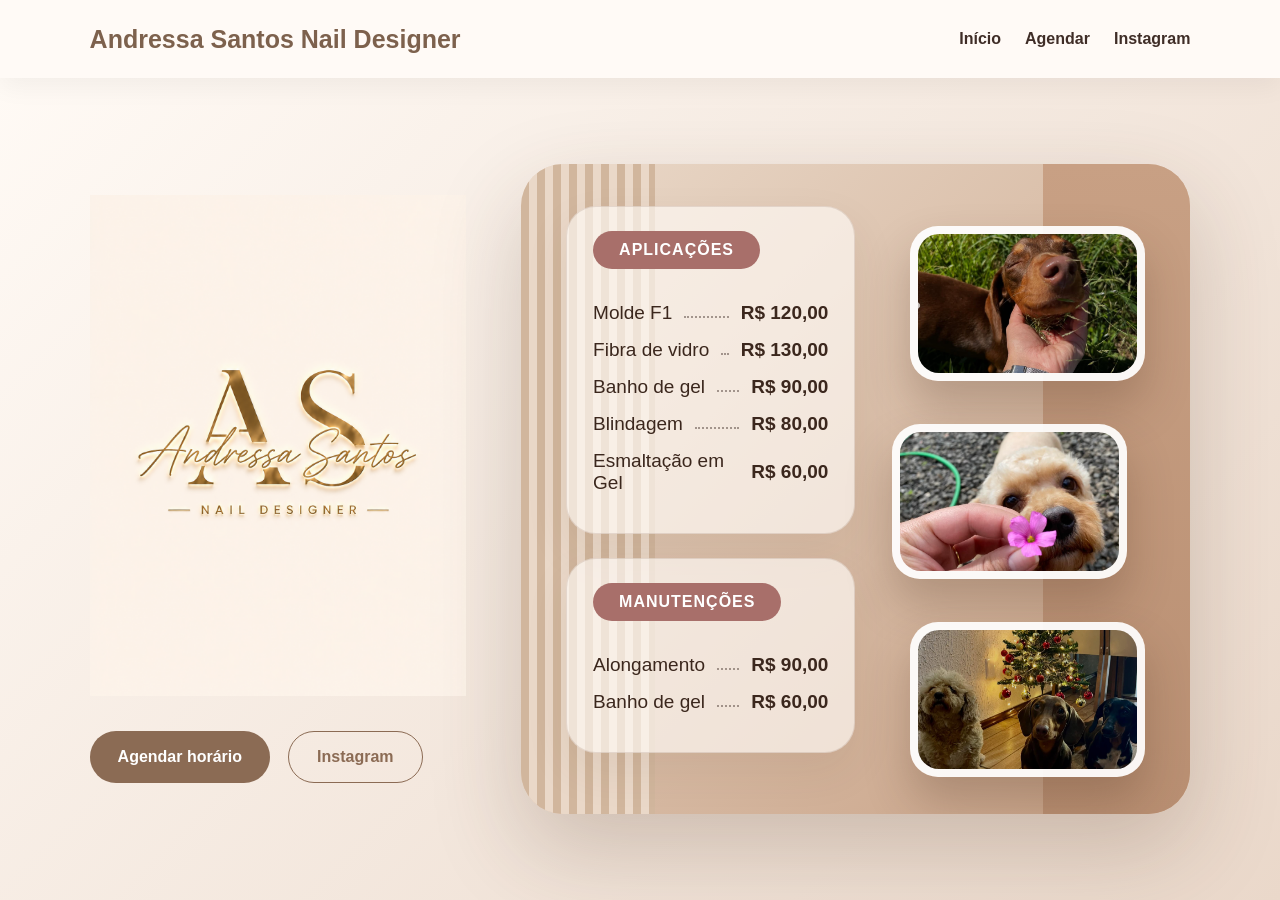
<file: index.html>
<!DOCTYPE html>
<html lang="pt-BR">
<head>
  <meta charset="UTF-8">
  <meta name="viewport" content="width=device-width, initial-scale=1.0">
  <title>Andressa Santos Nail Designer</title>

  <link href="https://fonts.googleapis.com/css2?family=Playfair+Display:wght@700;800&display=swap" rel="stylesheet">
  <link rel="stylesheet" href="style.css">
</head>

<body>

<header class="topo">
  <h1>Andressa Santos Nail Designer</h1>

  <nav>
    <a href="#" onclick="mostrarHome()">Início</a>
    <a href="#" onclick="mostrarAgenda()">Agendar</a>
    <a href="https://www.instagram.com/dessasantoscc?utm_source=ig_web_button_share_sheet&igsh=ZDNlZDc0MzIxNw==" target="_blank">Instagram</a>
  </nav>
</header>

<main id="home" class="home">
  <section class="hero">

    <div class="texto">
      <div class="logo-imagem">
        <img src="logo.png" alt="Andressa Santos Nail Designer">
      </div>

      <div class="botoes">
        <button onclick="mostrarAgenda()" class="btn principal">Agendar horário</button>

        <a href="https://www.instagram.com/dessasantoscc?utm_source=ig_web_button_share_sheet&igsh=ZDNlZDc0MzIxNw==" target="_blank" class="btn secundario">
          Instagram
        </a>
      </div>
    </div>

    <div class="visual">
      <div class="portfolio-card">

        <div class="faixa-linhas"></div>
        <div class="detalhe-direita"></div>

        <div class="portfolio-area">

          <div class="portfolio-info">
            <div class="portfolio-logo">AS</div>

            <h2 id="portfolioTitulo">Serviços</h2>

            <p id="portfolioSubtitulo">
              Beleza, cuidado e sofisticação em cada detalhe.
            </p>

            <div class="portfolio-bloco">
              <span class="portfolio-tag">Aplicações</span>
              <div id="listaAplicacoes"></div>
            </div>

            <div class="portfolio-bloco">
              <span class="portfolio-tag">Manutenções</span>
              <div id="listaManutencoes"></div>
            </div>
          </div>

          <div class="portfolio-fotos">
            <div class="foto-servico foto-servico-1">
              <img id="portfolioFoto1" src="./fotos/foto01.png" alt="Foto de unhas">
            </div>

            <div class="foto-servico foto-servico-2">
              <img id="portfolioFoto2" src="./fotos/foto02.png" alt="Foto de unhas">
            </div>

            <div class="foto-servico foto-servico-3">
              <img id="portfolioFoto3" src="./fotos/foto03.png" alt="Foto de unhas">
            </div>
          </div>

        </div>
      </div>
    </div>

  </section>
</main>

<section id="agenda" class="agenda escondido">
  <div class="agenda-box">
    <button onclick="mostrarHome()" class="voltar">← Voltar</button>

    <div class="agenda-cabecalho">
      <span>AGENDAMENTO ONLINE</span>
      <h2>Escolha seu horário</h2>
      <p>Selecione o serviço, a data e um horário disponível.</p>
    </div>

    <div class="agenda-etapa">
      <h3>1. Serviço</h3>

      <div class="servico-opcoes">
        <button class="servico-btn ativo" data-servico="Manicure">Manicure</button>
        <button class="servico-btn" data-servico="Alongamento">Alongamento</button>
        <button class="servico-btn" data-servico="Nail Art">Nail Art</button>
      </div>
    </div>

    <div class="agenda-etapa">
      <h3>2. Dias e horários disponíveis</h3>
      <div id="datasDisponiveis" class="datas-disponiveis"></div>
    </div>

    <div class="agenda-etapa dados">
      <h3>3. Seus dados</h3>

      <input type="text" id="clienteNome" placeholder="Seu nome">

      <button onclick="confirmarAgendamento()" class="btn-confirmar">
        Confirmar agendamento
      </button>
    </div>
  </div>
</section>

<script src="script.js"></script>
</body>
</html>
</file>
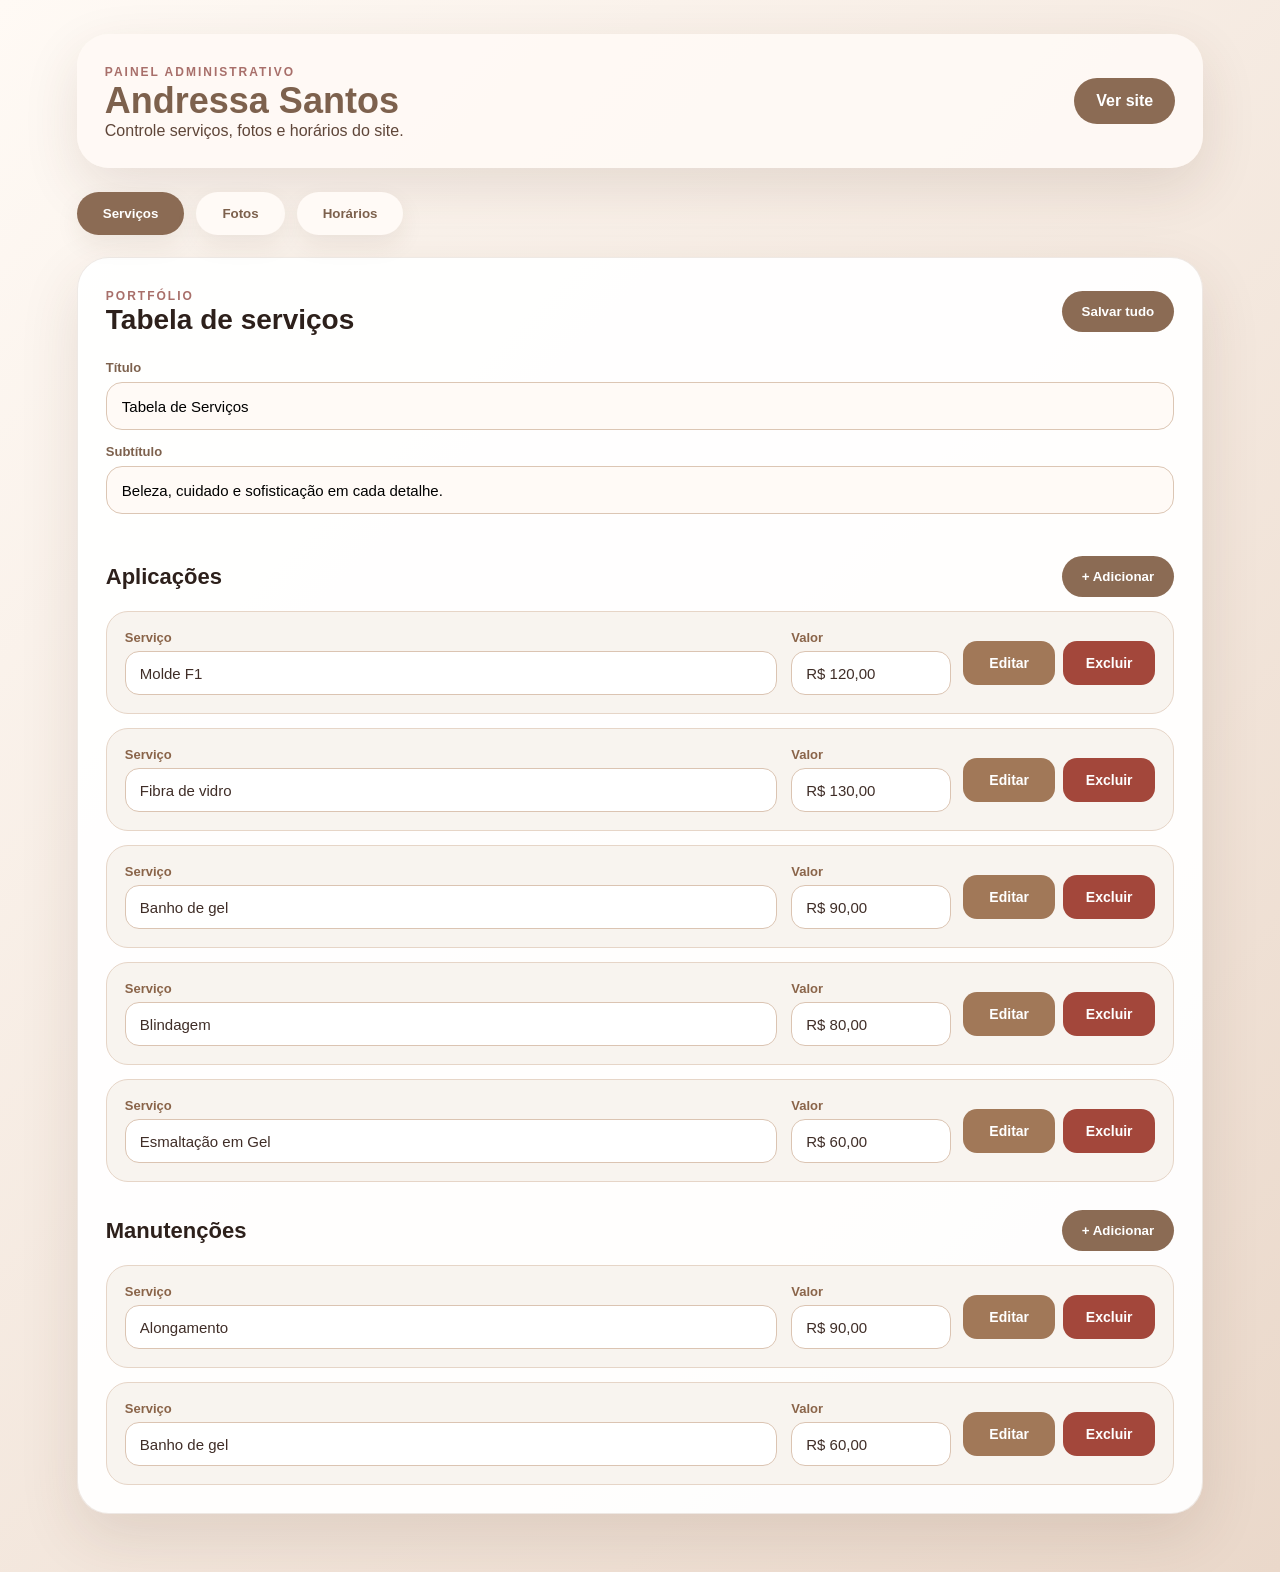
<file: admin.html>
<!DOCTYPE html>
<html lang="pt-BR">
<head>
  <meta charset="UTF-8">
  <meta name="viewport" content="width=device-width, initial-scale=1.0">
  <title>Painel ADM - Andressa Santos</title>
  <link rel="stylesheet" href="style.css">
</head>

<body class="admin-page">

<section class="admin-premium">

  <header class="admin-topbar">
    <div>
      <span>Painel Administrativo</span>
      <h1>Andressa Santos</h1>
      <p>Controle serviços, fotos e horários do site.</p>
    </div>

    <a href="index.html" class="admin-ver-site">Ver site</a>
  </header>

  <div id="mensagemAdmin" class="mensagem-admin"></div>

  <div class="admin-tabs">
    <button class="tab-btn ativo" onclick="abrirAba('servicos', this)">Serviços</button>
    <button class="tab-btn" onclick="abrirAba('fotos', this)">Fotos</button>
    <button class="tab-btn" onclick="abrirAba('horarios', this)">Horários</button>
  </div>

  <main class="admin-container">

    <section id="aba-servicos" class="admin-aba ativa">
      <div class="admin-card-premium">
        <div class="admin-card-header">
          <div>
            <span>Portfólio</span>
            <h2>Tabela de serviços</h2>
          </div>

          <button class="btn-salvar-principal" onclick="salvarPortfolio()">Salvar tudo</button>
        </div>

        <div class="admin-form-premium">
          <label>Título</label>
          <input type="text" id="portfolioTituloAdmin">

          <label>Subtítulo</label>
          <input type="text" id="portfolioSubtituloAdmin">
        </div>

        <div class="admin-section-head">
          <h3>Aplicações</h3>
          <button onclick="adicionarServico('aplicacoes')">+ Adicionar</button>
        </div>

        <div id="listaAplicacoesAdmin"></div>

        <div class="admin-section-head">
          <h3>Manutenções</h3>
          <button onclick="adicionarServico('manutencoes')">+ Adicionar</button>
        </div>

        <div id="listaManutencoesAdmin"></div>
      </div>
    </section>

    <section id="aba-fotos" class="admin-aba">
      <div class="admin-card-premium">
        <div class="admin-card-header">
          <div>
            <span>Galeria</span>
            <h2>Fotos do portfólio</h2>
          </div>

          <button class="btn-salvar-principal" onclick="salvarPortfolio()">Salvar fotos</button>
        </div>

        <p class="admin-dica">Exemplo de caminho: <strong>./fotos/foto01.png</strong></p>

        <div id="listaFotosPortfolioAdmin"></div>

        <button class="btn-add-full" onclick="adicionarFotoPortfolio()">+ Adicionar foto</button>
      </div>
    </section>

    <section id="aba-horarios" class="admin-aba">
      <div class="admin-card-premium">
        <div class="admin-card-header">
          <div>
            <span>Agenda</span>
            <h2>Adicionar horário</h2>
          </div>
        </div>

        <div class="admin-form-horario">
          <div>
            <label>Data</label>
            <input type="date" id="adminData">
          </div>

          <div>
            <label>Horário</label>
            <input type="time" id="adminHorario">
          </div>

          <button onclick="adicionarHorario()">Adicionar horário</button>
        </div>
      </div>

      <div class="admin-card-premium">
        <div class="admin-card-header">
          <div>
            <span>Controle</span>
            <h2>Horários cadastrados</h2>
          </div>
        </div>

        <div id="listaHorarios"></div>
      </div>
    </section>

  </main>
</section>

<div id="modalConfirmacao" class="modal-confirmacao escondido-modal">
  <div class="modal-confirmacao-box">
    <h3>Confirmar exclusão</h3>
    <p id="textoConfirmacao">Tem certeza que deseja excluir?</p>

    <div class="modal-confirmacao-acoes">
      <button class="btn-cancelar-modal" onclick="fecharConfirmacao()">Cancelar</button>
      <button class="btn-confirmar-modal" onclick="confirmarExclusao()">Excluir</button>
    </div>
  </div>
</div>

<script>
  let disponibilidades = JSON.parse(localStorage.getItem("disponibilidades")) || [];
  let editandoIndex = null;
  let acaoConfirmada = null;

  const portfolioPadrao = {
    titulo: "Tabela de Serviços",
    subtitulo: "Beleza, cuidado e sofisticação em cada detalhe.",
    aplicacoes: [
      { nome: "Molde F1", preco: "R$ 120,00" },
      { nome: "Fibra de vidro", preco: "R$ 130,00" },
      { nome: "Banho de gel", preco: "R$ 90,00" },
      { nome: "Blindagem", preco: "R$ 80,00" },
      { nome: "Esmaltação em Gel", preco: "R$ 60,00" }
    ],
    manutencoes: [
      { nome: "Alongamento", preco: "R$ 90,00" },
      { nome: "Banho de gel", preco: "R$ 60,00" }
    ],
    fotos: [
      "./fotos/foto01.png",
      "./fotos/foto02.png",
      "./fotos/foto03.png"
    ]
  };

  let portfolioConfig = JSON.parse(localStorage.getItem("portfolioConfig")) || portfolioPadrao;

  disponibilidades = disponibilidades.map(item => ({
    ...item,
    status: item.status || "disponivel"
  }));

  function abrirAba(nome, botao) {
    document.querySelectorAll(".admin-aba").forEach(aba => aba.classList.remove("ativa"));
    document.querySelectorAll(".tab-btn").forEach(btn => btn.classList.remove("ativo"));

    document.getElementById(`aba-${nome}`).classList.add("ativa");
    botao.classList.add("ativo");
  }

  function mostrarMensagem(texto) {
    const msg = document.getElementById("mensagemAdmin");
    msg.innerText = texto;
    msg.classList.add("ativo");

    setTimeout(() => {
      msg.classList.remove("ativo");
    }, 2500);
  }

  function abrirConfirmacao(texto, callback) {
    document.getElementById("textoConfirmacao").innerText = texto;
    document.getElementById("modalConfirmacao").classList.remove("escondido-modal");
    acaoConfirmada = callback;
  }

  function fecharConfirmacao() {
    document.getElementById("modalConfirmacao").classList.add("escondido-modal");
    acaoConfirmada = null;
  }

  function confirmarExclusao() {
    if (acaoConfirmada) acaoConfirmada();
    fecharConfirmacao();
  }

  function salvarStoragePortfolio() {
    localStorage.setItem("portfolioConfig", JSON.stringify(portfolioConfig));
  }

  function renderizarPortfolioAdmin() {
    document.getElementById("portfolioTituloAdmin").value = portfolioConfig.titulo || "";
    document.getElementById("portfolioSubtituloAdmin").value = portfolioConfig.subtitulo || "";

    renderizarServicosAdmin("aplicacoes", "listaAplicacoesAdmin");
    renderizarServicosAdmin("manutencoes", "listaManutencoesAdmin");
    renderizarFotosPortfolioAdmin();
  }

  function renderizarServicosAdmin(tipo, containerId) {
    const container = document.getElementById(containerId);
    container.innerHTML = "";

    portfolioConfig[tipo].forEach((item, index) => {
      const div = document.createElement("div");
      div.className = "servico-admin-card";

      div.innerHTML = `
        <div>
          <label>Serviço</label>
          <input id="${tipo}-nome-${index}" type="text" value="${item.nome}" disabled>
        </div>

        <div>
          <label>Valor</label>
          <input id="${tipo}-preco-${index}" type="text" value="${item.preco}" disabled>
        </div>

        <div class="botoes-servico-admin">
          <button id="${tipo}-botao-${index}" class="btn-editar-servico" onclick="alternarEdicaoServico('${tipo}', ${index})">Editar</button>
          <button class="btn-excluir-servico" onclick="excluirServico('${tipo}', ${index})">Excluir</button>
        </div>
      `;

      container.appendChild(div);
    });
  }

  function alternarEdicaoServico(tipo, index) {
    const inputNome = document.getElementById(`${tipo}-nome-${index}`);
    const inputPreco = document.getElementById(`${tipo}-preco-${index}`);
    const botao = document.getElementById(`${tipo}-botao-${index}`);

    const estaEditando = !inputNome.disabled;

    if (!estaEditando) {
      inputNome.disabled = false;
      inputPreco.disabled = false;
      inputNome.focus();
      botao.innerText = "Salvar";
      botao.classList.add("salvando");
      return;
    }

    const nome = inputNome.value.trim();
    const preco = inputPreco.value.trim();

    if (!nome || !preco) {
      mostrarMensagem("Preencha o serviço e o valor.");
      return;
    }

    portfolioConfig[tipo][index].nome = nome;
    portfolioConfig[tipo][index].preco = preco;

    salvarStoragePortfolio();

    inputNome.disabled = true;
    inputPreco.disabled = true;
    botao.innerText = "Editar";
    botao.classList.remove("salvando");

    mostrarMensagem("Serviço salvo com sucesso!");
  }

  function adicionarServico(tipo) {
    portfolioConfig[tipo].push({
      nome: "Novo serviço",
      preco: "R$ 0,00"
    });

    salvarStoragePortfolio();
    renderizarPortfolioAdmin();
    mostrarMensagem("Serviço adicionado.");
  }

  function excluirServico(tipo, index) {
    const nome = portfolioConfig[tipo][index].nome;

    abrirConfirmacao(`Deseja excluir "${nome}"?`, () => {
      portfolioConfig[tipo].splice(index, 1);
      salvarStoragePortfolio();
      renderizarPortfolioAdmin();
      mostrarMensagem("Serviço excluído.");
    });
  }

  function renderizarFotosPortfolioAdmin() {
    const lista = document.getElementById("listaFotosPortfolioAdmin");
    lista.innerHTML = "";

    portfolioConfig.fotos.forEach((foto, index) => {
      const div = document.createElement("div");
      div.className = "foto-admin-card";

      div.innerHTML = `
        <img src="${foto}" alt="Foto">
        <input id="foto-${index}" type="text" value="${foto}" disabled>

        <div class="botoes-servico-admin">
          <button id="foto-botao-${index}" class="btn-editar-servico" onclick="alternarEdicaoFoto(${index})">Editar</button>
          <button class="btn-excluir-servico" onclick="excluirFotoPortfolio(${index})">Excluir</button>
        </div>
      `;

      lista.appendChild(div);
    });
  }

  function alternarEdicaoFoto(index) {
    const input = document.getElementById(`foto-${index}`);
    const botao = document.getElementById(`foto-botao-${index}`);

    const estaEditando = !input.disabled;

    if (!estaEditando) {
      input.disabled = false;
      input.focus();
      botao.innerText = "Salvar";
      botao.classList.add("salvando");
      return;
    }

    const valor = input.value.trim();

    if (!valor) {
      mostrarMensagem("Preencha o caminho da foto.");
      return;
    }

    portfolioConfig.fotos[index] = valor;
    salvarStoragePortfolio();

    input.disabled = true;
    botao.innerText = "Editar";
    botao.classList.remove("salvando");

    renderizarFotosPortfolioAdmin();
    mostrarMensagem("Foto salva com sucesso!");
  }

  function adicionarFotoPortfolio() {
    portfolioConfig.fotos.push("./fotos/foto01.png");
    salvarStoragePortfolio();
    renderizarFotosPortfolioAdmin();
    mostrarMensagem("Foto adicionada.");
  }

  function excluirFotoPortfolio(index) {
    abrirConfirmacao("Deseja excluir esta foto?", () => {
      portfolioConfig.fotos.splice(index, 1);
      salvarStoragePortfolio();
      renderizarFotosPortfolioAdmin();
      mostrarMensagem("Foto excluída.");
    });
  }

  function salvarPortfolio() {
    portfolioConfig.titulo = document.getElementById("portfolioTituloAdmin").value.trim();
    portfolioConfig.subtitulo = document.getElementById("portfolioSubtituloAdmin").value.trim();

    salvarStoragePortfolio();
    renderizarPortfolioAdmin();
    mostrarMensagem("Portfólio salvo com sucesso!");
  }

  function adicionarHorario() {
    const data = document.getElementById("adminData").value;
    const horario = document.getElementById("adminHorario").value;

    if (!data || !horario) {
      mostrarMensagem("Escolha uma data e um horário.");
      return;
    }

    if (editandoIndex !== null) {
      disponibilidades[editandoIndex] = {
        ...disponibilidades[editandoIndex],
        data,
        horario
      };

      editandoIndex = null;
      mostrarMensagem("Horário editado com sucesso!");
    } else {
      disponibilidades.push({
        data,
        horario,
        status: "disponivel"
      });

      mostrarMensagem("Horário adicionado com sucesso!");
    }

    document.getElementById("adminData").value = "";
    document.getElementById("adminHorario").value = "";

    salvarAutomatico();
    renderizarHorarios();
  }

  function editarHorario(index) {
    document.getElementById("adminData").value = disponibilidades[index].data;
    document.getElementById("adminHorario").value = disponibilidades[index].horario;

    editandoIndex = index;
    mostrarMensagem("Altere a data/horário e clique em Adicionar horário.");
  }

  function alternarStatus(index) {
    disponibilidades[index].status =
      disponibilidades[index].status === "ocupado" ? "disponivel" : "ocupado";

    salvarAutomatico();
    renderizarHorarios();
    mostrarMensagem("Status atualizado.");
  }

  function excluirHorario(index) {
    abrirConfirmacao("Deseja excluir este horário?", () => {
      disponibilidades.splice(index, 1);
      salvarAutomatico();
      renderizarHorarios();
      mostrarMensagem("Horário excluído.");
    });
  }

  function salvarAutomatico() {
    localStorage.setItem("disponibilidades", JSON.stringify(disponibilidades));
  }

  function formatarData(data) {
    const partes = data.split("-");
    return `${partes[2]}/${partes[1]}/${partes[0]}`;
  }

  function renderizarHorarios() {
    const lista = document.getElementById("listaHorarios");
    lista.innerHTML = "";

    if (disponibilidades.length === 0) {
      lista.innerHTML = "<p class='admin-vazio'>Nenhum horário cadastrado.</p>";
      return;
    }

    disponibilidades
      .sort((a, b) => `${a.data}${a.horario}`.localeCompare(`${b.data}${b.horario}`))
      .forEach((item, index) => {
        const card = document.createElement("div");
        card.className = `horario-admin-card ${item.status === "ocupado" ? "ocupado" : ""}`;

        const textoStatus = item.status === "ocupado" ? "Ocupado" : "Disponível";
        const botaoStatus = item.status === "ocupado" ? "Liberar" : "Ocupar";

        card.innerHTML = `
          <div class="horario-info">
            <strong>${formatarData(item.data)}</strong>
            <span>${item.horario}</span>
            <small>${textoStatus}</small>
          </div>

          <div class="horario-botoes">
            <button onclick="editarHorario(${index})">Editar</button>
            <button onclick="alternarStatus(${index})">${botaoStatus}</button>
            <button class="danger" onclick="excluirHorario(${index})">Excluir</button>
          </div>
        `;

        lista.appendChild(card);
      });
  }

  renderizarPortfolioAdmin();
  renderizarHorarios();
</script>

</body>
</html>
</file>
<file: style.css>
*{
  margin:0;
  padding:0;
  box-sizing:border-box;
}

body{
  background:#f6eee7;
  color:#2d201b;
  overflow-x:hidden;
  font-family:"Segoe UI",sans-serif;
}

/* TOPO */

.topo{
  height:78px;
  padding:0 7%;
  display:flex;
  justify-content:space-between;
  align-items:center;
  background:#fffaf6;
  box-shadow:0 8px 25px rgba(0,0,0,0.05);
  position:fixed;
  top:0;
  width:100%;
  z-index:999;
}

.topo h1{
  font-size:25px;
  color:#7d614d;
}

.topo nav{
  display:flex;
  gap:24px;
}

.topo nav a{
  text-decoration:none;
  color:#3f2d27;
  font-weight:700;
}

/* HOME */

.home{
  min-height:100vh;
  padding-top:78px;
}

.hero{
  min-height:calc(100vh - 78px);
  padding:45px 7%;
  display:grid;
  grid-template-columns:0.72fr 1.28fr;
  align-items:center;
  gap:55px;
  background:linear-gradient(135deg,#fffaf5,#ead8ca);
}

.logo-imagem img{
  width:390px;
  max-width:100%;
  display:block;
}

.botoes{
  display:flex;
  gap:18px;
  margin-top:35px;
}

.btn{
  padding:16px 28px;
  border-radius:40px;
  text-decoration:none;
  font-size:16px;
  font-weight:800;
  cursor:pointer;
}

.principal{
  background:#8b6b54;
  color:white;
  border:none;
}

.secundario{
  border:1px solid #8b6b54;
  color:#8b6b54;
  background:transparent;
}

/* PORTFÓLIO */

.visual{
  display:flex;
  justify-content:center;
}

.portfolio-card{
  width:100%;
  max-width:980px;
  height:650px;
  position:relative;
  overflow:hidden;
  border-radius:42px;
  background:linear-gradient(135deg,#ead9c9,#c7a084);
  box-shadow:0 35px 90px rgba(79,51,31,0.22);
}

.faixa-linhas{
  position:absolute;
  left:0;
  top:0;
  width:20%;
  height:100%;
  background:repeating-linear-gradient(
    90deg,
    #d1b69d 0px,
    #d1b69d 8px,
    #ead8c8 8px,
    #ead8c8 16px
  );
}

.detalhe-direita{
  position:absolute;
  right:0;
  top:0;
  width:22%;
  height:100%;
  background:linear-gradient(180deg,#c8a084,#b98f72);
}

.portfolio-area{
  position:relative;
  z-index:10;
  height:100%;
  padding:42px 45px;
  display:grid;
  grid-template-columns:1fr 260px;
  gap:30px;
  align-items:start;
}

.portfolio-logo,
.portfolio-info h2,
.portfolio-info p{
  display:none;
}

.portfolio-info{
  padding-top:0;
}

.portfolio-bloco{
  margin:0 0 24px 0;
  padding:24px 26px;
  border-radius:30px;
  background:rgba(255,250,246,0.66);
  border:1px solid rgba(139,107,84,0.18);
  box-shadow:0 18px 45px rgba(79,51,31,0.08);
}

.portfolio-tag{
  display:inline-block;
  margin-bottom:18px;
  padding:10px 26px;
  border-radius:40px;
  background:#a86f6a;
  color:white;
  font-weight:900;
  letter-spacing:1px;
  text-transform:uppercase;
  font-size:16px;
}

.linha-servico{
  display:grid;
  grid-template-columns:auto 1fr auto;
  gap:12px;
  align-items:center;
  margin:15px 0;
  font-size:19px;
  color:#3b271d;
}

.linha-servico strong{
  white-space:nowrap;
  font-size:19px;
  font-weight:900;
}

.pontilhado{
  border-bottom:2px dotted rgba(63,45,39,0.45);
  transform:translateY(4px);
}

/* FOTOS */

.portfolio-fotos{
  position:relative;
  height:100%;
}

.foto-servico{
  position:absolute;
  width:235px;
  height:155px;
  padding:8px;
  border-radius:28px;
  background:rgba(255,255,255,0.92);
  box-shadow:0 25px 45px rgba(72,45,26,0.25);
  transition:0.45s ease;
}

.foto-servico img{
  width:100%;
  height:100%;
  object-fit:cover;
  border-radius:21px;
}

.foto-servico-1{
  top:20px;
  right:0;
}

.foto-servico-2{
  top:218px;
  right:18px;
}

.foto-servico-3{
  top:416px;
  right:0;
}

.foto-servico.trocando{
  opacity:0;
  transform:scale(0.92);
}

/* AGENDA */

.escondido{
  opacity:0;
  pointer-events:none;
}

.agenda{
  position:fixed;
  inset:0;
  background:rgba(20,10,5,0.45);
  backdrop-filter:blur(8px);
  z-index:9999;
  display:flex;
  justify-content:center;
  align-items:center;
  padding:30px;
}

.agenda-box{
  width:100%;
  max-width:850px;
  max-height:92vh;
  overflow-y:auto;
  background:white;
  padding:38px;
  border-radius:32px;
  box-shadow:0 25px 70px rgba(79,51,31,0.14);
}

.voltar{
  border:none;
  background:transparent;
  color:#8b6b54;
  font-weight:800;
  font-size:16px;
  cursor:pointer;
  margin-bottom:22px;
}

.agenda-cabecalho{
  text-align:center;
  margin-bottom:38px;
}

.agenda-cabecalho span{
  color:#9a744d;
  font-weight:800;
  letter-spacing:4px;
  font-size:13px;
}

.agenda-cabecalho h2{
  font-size:42px;
  margin:10px 0;
}

.agenda-cabecalho p{
  color:#5f4639;
}

.agenda-etapa{
  margin-bottom:30px;
}

.agenda-etapa h3{
  margin-bottom:15px;
}

.servico-opcoes,
.horarios{
  display:flex;
  flex-wrap:wrap;
  gap:12px;
}

.servico-btn,
.horario-btn{
  padding:13px 22px;
  border-radius:30px;
  border:1px solid #d8c0ad;
  background:#fbf6f0;
  color:#5f4639;
  font-weight:800;
  cursor:pointer;
}

.servico-btn.ativo,
.horario-btn.ativo{
  background:#8b6b54;
  color:white;
  border-color:#8b6b54;
}

.horario-btn.ocupado{
  background:#8f3f35;
  color:white;
  border-color:#8f3f35;
}

.agenda-etapa input{
  width:100%;
  padding:16px;
  border-radius:16px;
  border:1px solid #d8c0ad;
  font-size:16px;
  outline:none;
  margin-bottom:12px;
}

.dados{
  display:flex;
  flex-direction:column;
  gap:14px;
}

.btn-confirmar{
  padding:16px;
  border-radius:35px;
  background:#8b6b54;
  color:white;
  border:none;
  font-size:16px;
  font-weight:900;
  cursor:pointer;
}

.aviso-cliente{
  display:none;
  margin-bottom:18px;
  padding:14px 18px;
  border-radius:18px;
  background:#fff0ee;
  border:1px solid #b55a50;
  color:#8f3f35;
  font-weight:800;
  text-align:center;
}

.aviso-cliente.ativo{
  display:block;
}

/* ADMIN */

.mensagem-admin{
  display:none;
  margin:18px 0;
  padding:14px 18px;
  border-radius:18px;
  background:#f4e6d8;
  color:#5f4639;
  font-weight:800;
}

.mensagem-admin.ativo{
  display:block;
}

.lista-admin{
  display:flex;
  flex-direction:column;
  gap:14px;
}

.card-horario-admin{
  display:flex;
  justify-content:space-between;
  align-items:center;
  padding:16px;
  border-radius:20px;
  background:#fbf6f0;
  border:1px solid #d8c0ad;
}

.acoes-admin{
  display:flex;
  gap:8px;
}

.acoes-admin button{
  border:none;
  padding:10px 14px;
  border-radius:18px;
  color:white;
  font-weight:800;
  cursor:pointer;
  background:#8b6b54;
}

.acoes-admin .excluir{
  background:#2d201b;
}

.linha-admin-servico{
  display:grid;
  grid-template-columns:1fr 150px auto;
  gap:10px;
  margin-bottom:10px;
}

.linha-admin-servico input{
  padding:13px;
  border-radius:14px;
  border:1px solid #d8c0ad;
}

.linha-admin-servico button{
  border:none;
  background:#2d201b;
  color:white;
  border-radius:14px;
  padding:12px;
  font-weight:800;
  cursor:pointer;
}

/* RESPONSIVO */

@media(max-width:980px){

  .topo{
    height:auto;
    padding:16px 6%;
    flex-direction:column;
    gap:12px;
  }

  .topo h1{
    font-size:20px;
  }

  .home{
    padding-top:115px;
  }

  .hero{
    grid-template-columns:1fr;
    text-align:center;
    padding:35px 6%;
  }

  .logo-imagem img{
    width:330px;
    margin:0 auto;
  }

  .botoes{
    justify-content:center;
  }

  .portfolio-card{
    height:auto;
    min-height:1080px;
  }

  .portfolio-area{
    grid-template-columns:1fr;
    padding:35px 22px;
  }

  .portfolio-bloco{
    padding:22px 18px;
  }

  .linha-servico{
    font-size:16px;
    gap:8px;
  }

  .linha-servico strong{
    font-size:16px;
  }

  .portfolio-fotos{
    height:560px;
  }

  .foto-servico{
    width:245px;
    height:165px;
    left:50%;
    right:auto;
    transform:translateX(-50%);
  }

  .foto-servico-1{
    top:0;
  }

  .foto-servico-2{
    top:190px;
  }

  .foto-servico-3{
    top:380px;
  }

  .linha-admin-servico{
    grid-template-columns:1fr;
  }
}

/* ADMIN PREMIUM */

.admin-page{
  background:linear-gradient(135deg,#fffaf5,#ead8ca);
}

.admin-layout{
  min-height:100vh;
  padding:40px 6%;
}

.admin-shell{
  max-width:1180px;
  margin:0 auto;
}

.admin-header{
  background:rgba(255,250,246,0.88);
  border:1px solid rgba(139,107,84,0.18);
  border-radius:34px;
  padding:28px;
  display:flex;
  justify-content:space-between;
  align-items:center;
  gap:20px;
  box-shadow:0 20px 55px rgba(79,51,31,0.12);
  margin-bottom:24px;
}

.admin-header span,
.admin-card-top span{
  color:#a86f6a;
  font-weight:900;
  text-transform:uppercase;
  letter-spacing:2px;
  font-size:12px;
}

.admin-header h1{
  color:#7d614d;
  font-size:34px;
  margin:6px 0;
}

.admin-header p{
  color:#5f4639;
}

.admin-link{
  text-decoration:none;
  background:#8b6b54;
  color:white;
  padding:14px 22px;
  border-radius:28px;
  font-weight:900;
}

.admin-grid{
  display:grid;
  grid-template-columns:1.15fr 0.85fr;
  gap:24px;
}

.admin-card{
  background:rgba(255,255,255,0.92);
  border:1px solid rgba(139,107,84,0.16);
  border-radius:34px;
  padding:28px;
  box-shadow:0 22px 60px rgba(79,51,31,0.12);
}

.admin-card-top{
  display:flex;
  justify-content:space-between;
  gap:18px;
  align-items:center;
  margin-bottom:22px;
}

.admin-card-top h2{
  font-size:25px;
  color:#2d201b;
  margin-top:5px;
}

.admin-form label,
.admin-servico-item label,
.admin-foto-item label{
  display:block;
  margin-bottom:7px;
  color:#7d614d;
  font-size:13px;
  font-weight:900;
}

.admin-form input,
.admin-servico-item input,
.admin-foto-item input{
  width:100%;
  padding:14px 16px;
  border-radius:16px;
  border:1px solid #d8c0ad;
  outline:none;
  font-size:15px;
  margin-bottom:12px;
  background:#fffaf6;
}

.duas-colunas{
  display:grid;
  grid-template-columns:1fr 1fr;
  gap:14px;
}

.admin-save,
.admin-section-title button{
  border:none;
  background:#8b6b54;
  color:white;
  padding:13px 20px;
  border-radius:26px;
  font-weight:900;
  cursor:pointer;
}

.admin-save.full{
  width:100%;
  margin-top:12px;
}

.admin-section-title{
  display:flex;
  justify-content:space-between;
  align-items:center;
  margin:25px 0 14px;
}

.admin-section-title h3{
  color:#2d201b;
}

.admin-servico-item{
  grid-template-columns:1fr 150px 110px;
}

.admin-foto-item{
  grid-template-columns:76px 1fr 110px;
}

.admin-acoes-item{
  display:flex;
  flex-direction:column;
  gap:6px;
}

.admin-edit,
.admin-save-small,
.admin-delete{
  width:100%;
  border:none;
  color:white;
  border-radius:14px;
  padding:10px 12px;
  font-weight:900;
  cursor:pointer;
}

.admin-edit{
  background:#8b6b54;
}

.admin-save-small{
  background:#3f7f5f;
}

.admin-delete{
  background:#8f3f35;
}

.admin-servico-item input:disabled,
.admin-foto-item input:disabled{
  opacity:0.75;
  background:#f7eee7;
  cursor:not-allowed;
}

.modal-confirmacao{
  position:fixed;
  inset:0;
  z-index:99999;
  background:rgba(35,22,17,0.48);
  backdrop-filter:blur(6px);
  display:flex;
  align-items:center;
  justify-content:center;
  padding:20px;
}

.escondido-modal{
  display:none;
}

.modal-confirmacao-box{
  width:100%;
  max-width:420px;
  background:#fffaf6;
  border-radius:28px;
  padding:28px;
  box-shadow:0 25px 80px rgba(0,0,0,0.25);
  text-align:center;
  border:1px solid #d8c0ad;
}

.modal-confirmacao-box h3{
  font-size:24px;
  color:#2d201b;
  margin-bottom:10px;
}

.modal-confirmacao-box p{
  color:#5f4639;
  line-height:1.5;
  margin-bottom:24px;
}

.modal-confirmacao-acoes{
  display:flex;
  gap:12px;
}

.modal-confirmacao-acoes button{
  flex:1;
  border:none;
  padding:14px;
  border-radius:18px;
  font-weight:900;
  cursor:pointer;
}

.btn-cancelar-modal{
  background:#e9d8c8;
  color:#5f4639;
}

.btn-confirmar-modal{
  background:#8f3f35;
  color:white;
}

@media(max-width:900px){
  .admin-servico-item,
  .admin-foto-item{
    grid-template-columns:1fr;
  }

  .modal-confirmacao-acoes{
    flex-direction:column;
  }
}

/* GALERIA ADMIN PREMIUM */

.admin-foto-item{
  display:grid;
  grid-template-columns:60px 1fr;
  gap:14px;
  align-items:center;

  padding:14px;
  margin-bottom:14px;

  border-radius:22px;
  background:#fbf7f3;
  border:1px solid #e5d2c2;
}

/* FOTO PEQUENA */

.admin-preview{
  width:60px;
  height:60px;
  border-radius:16px;
  overflow:hidden;
  border:2px solid #fff;
  box-shadow:0 6px 18px rgba(0,0,0,0.08);
}

.admin-preview img{
  width:100%;
  height:100%;
  object-fit:cover;
  display:block;
}

/* INPUT */

.admin-foto-item input{
  width:100%;
  height:48px;

  border:none;
  outline:none;

  padding:0 16px;

  border-radius:16px;

  background:white;

  font-size:15px;

  border:1px solid #dcc6b4;
}

/* LABEL */

.admin-foto-item label{
  display:block;
  margin-bottom:8px;

  color:#8b6b54;
  font-size:13px;
  font-weight:800;
}

/* BOTÕES */

.admin-acoes-item{
  display:flex;
  gap:10px;
  margin-top:12px;
}

.admin-edit,
.admin-save-small,
.admin-delete{
  flex:1;

  height:42px;

  border:none;
  border-radius:14px;

  color:white;
  font-weight:800;

  cursor:pointer;

  transition:.25s;
}

.admin-edit{
  background:#9a775d;
}

.admin-save-small{
  background:#3f7f5f;
}

.admin-delete{
  background:#8f3f35;
}

.admin-edit:hover,
.admin-save-small:hover,
.admin-delete:hover{
  transform:translateY(-2px);
}

/* BOTÃO ADICIONAR FOTO */

.admin-save.full{
  margin-top:18px;

  height:52px;

  border:none;
  border-radius:18px;

  background:linear-gradient(135deg,#9a775d,#7d614d);

  color:white;

  font-size:16px;
  font-weight:900;

  cursor:pointer;

  transition:.25s;
}

.admin-save.full:hover{
  transform:translateY(-2px);
  box-shadow:0 12px 25px rgba(0,0,0,0.12);
}
/* ADMIN DEFINITIVO PREMIUM */

.admin-premium{
  min-height:100vh;
  padding:34px 6%;
  background:linear-gradient(135deg,#fffaf5,#ead8ca);
}

.admin-topbar{
  max-width:1180px;
  margin:0 auto 24px;
  padding:28px;
  border-radius:32px;
  background:rgba(255,250,246,.92);
  box-shadow:0 20px 55px rgba(79,51,31,.12);
  display:flex;
  justify-content:space-between;
  align-items:center;
  gap:20px;
}

.admin-topbar span,
.admin-card-header span{
  color:#a86f6a;
  text-transform:uppercase;
  letter-spacing:2px;
  font-size:12px;
  font-weight:900;
}

.admin-topbar h1{
  font-size:36px;
  color:#7d614d;
}

.admin-topbar p{
  color:#5f4639;
}

.admin-ver-site{
  text-decoration:none;
  background:#8b6b54;
  color:white;
  padding:14px 22px;
  border-radius:26px;
  font-weight:900;
}

.admin-tabs{
  max-width:1180px;
  margin:0 auto 22px;
  display:flex;
  gap:12px;
}

.tab-btn{
  border:none;
  padding:14px 26px;
  border-radius:24px;
  background:#fffaf6;
  color:#7d614d;
  font-weight:900;
  cursor:pointer;
  box-shadow:0 10px 25px rgba(79,51,31,.08);
}

.tab-btn.ativo{
  background:#8b6b54;
  color:white;
}

.admin-container{
  max-width:1180px;
  margin:0 auto;
}

.admin-aba{
  display:none;
}

.admin-aba.ativa{
  display:block;
}

.admin-card-premium{
  background:rgba(255,255,255,.94);
  border-radius:32px;
  padding:28px;
  box-shadow:0 22px 60px rgba(79,51,31,.12);
  border:1px solid rgba(139,107,84,.15);
  margin-bottom:24px;
}

.admin-card-header{
  display:flex;
  justify-content:space-between;
  align-items:center;
  gap:20px;
  margin-bottom:24px;
}

.admin-card-header h2{
  font-size:28px;
  color:#2d201b;
}

.btn-salvar-principal,
.btn-add-full,
.admin-section-head button,
.admin-form-horario button{
  border:none;
  background:#8b6b54;
  color:white;
  padding:13px 20px;
  border-radius:24px;
  font-weight:900;
  cursor:pointer;
}

.admin-form-premium label,
.servico-admin-card label,
.admin-form-horario label{
  display:block;
  font-size:13px;
  font-weight:900;
  color:#7d614d;
  margin-bottom:7px;
}

.admin-form-premium input,
.servico-admin-card input,
.foto-admin-card input,
.admin-form-horario input{
  width:100%;
  height:48px;
  border-radius:16px;
  border:1px solid #dcc6b4;
  background:#fffaf6;
  padding:0 15px;
  font-size:15px;
  outline:none;
}

.admin-form-premium input{
  margin-bottom:14px;
}

.admin-section-head{
  margin:28px 0 14px;
  display:flex;
  align-items:center;
  justify-content:space-between;
}

.admin-section-head h3{
  font-size:22px;
  color:#2d201b;
}

.servico-admin-card{
  display:grid;
  grid-template-columns: 1fr 160px 190px;
  gap:14px;
  align-items:center;

  padding:18px;
  margin-top:14px;

  border-radius:22px;
  background:#f8f4ef;
  border:1px solid #e6d5c7;
}

.servico-admin-card label{
  font-size:13px;
  font-weight:700;
  color:#8a6449;

  margin-bottom:6px;
  display:block;
}

.servico-admin-card input{
  width:100%;
  height:44px;

  border-radius:14px;
  border:1px solid #dbc4b2;

  padding:0 14px;

  background:white;

  font-size:15px;
  color:#3f2d27;
}

.botoes-servico-admin{
  display:flex;
  gap:8px;
  justify-content:flex-end;
}

.btn-editar-servico,
.btn-excluir-servico{
  height:44px;
  min-width:92px;

  border:none;
  border-radius:14px;

  padding:0 16px;

  font-size:14px;
  font-weight:800;

  cursor:pointer;
  transition:0.22s ease;
}

.btn-editar-servico{
  background:#a17858;
  color:white;
}

.btn-editar-servico.salvando{
  background:#2f7a57;
}

.btn-excluir-servico{
  background:#a3473b;
  color:white;
}

.btn-editar-servico:hover,
.btn-excluir-servico:hover{
  transform:translateY(-2px);
}

@media(max-width:900px){

  .servico-admin-card{
    grid-template-columns:1fr;
  }

  .botoes-servico-admin{
    width:100%;
  }

  .botoes-servico-admin button{
    flex:1;
  }

}
</file>
